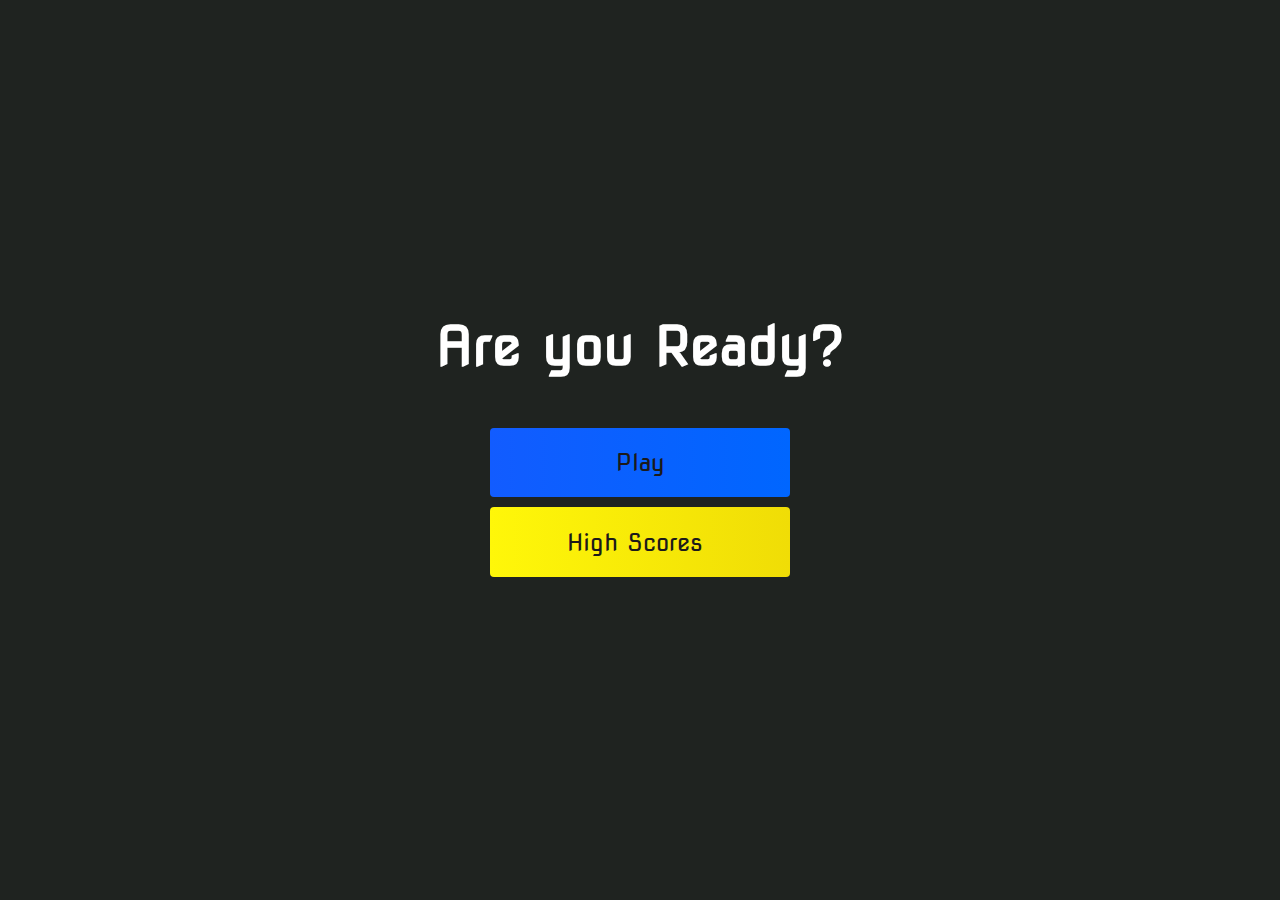
<file: Quiz-App-main/index.html>
<!DOCTYPE html>
<html lang="en">
<head>
    <meta charset="UTF-8">
    <meta name="viewport" content="width=device-width, initial-scale=1.0">
    <title>Home page</title>
    <link rel="stylesheet" href="style.css">
    <link rel="stylesheet" href="https://use.fontawesome.com/releases/v5.13.1/css/all.css" integrity="sha384-xxzQGERXS00kBmZW/6qxqJPyxW3UR0BPsL4c8ILaIWXva5kFi7TxkIIaMiKtqV1Q" crossorigin="anonymous">
</head>
<body>
    <div class="container">
        <div id="home" class="flex-column flex-center">
            <h1>Are you Ready?</h1>
            <a href="game.html" class="btn">Play</a>
            <a href="highscores.html" id="highscore-btn" class="btn">High Scores<i class="fas fa-crown"></i></a>
        </div>
    </div>
</body>
</html>
</file>
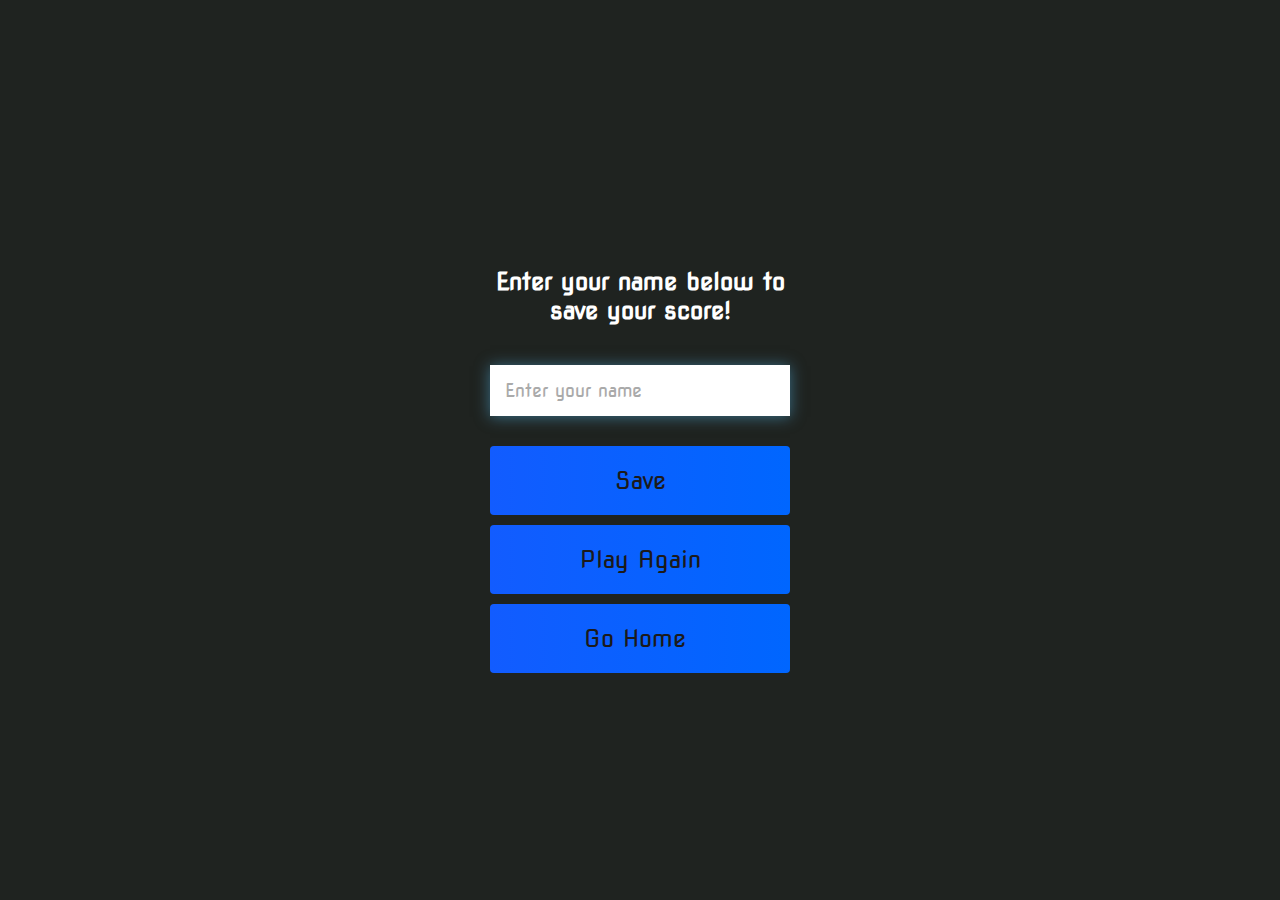
<file: Quiz-App-main/end.html>
<!DOCTYPE html>
<html lang="en">
<head>
    <meta charset="UTF-8">
    <meta name="viewport" content="width=device-width, initial-scale=1.0">
    <title>Document</title>
    <link rel="stylesheet" href="style.css">
    <link rel="stylesheet" href="https://use.fontawesome.com/releases/v5.13.1/css/all.css" integrity="sha384-xxzQGERXS00kBmZW/6qxqJPyxW3UR0BPsL4c8ILaIWXva5kFi7TxkIIaMiKtqV1Q" crossorigin="anonymous">
</head>
<body>
    <div class="container">
        <div id="end" class="flex-center flex-column">
            <h1 id="finalScore">0</h1>
            <form class="end-form-container">
                <h2 id="end-text">Enter your name below to save your score!</h2>
                <input type="text" name="name" id="username" placeholder="Enter your name">
                <button class="btn" id="saveScoreBtn" type="submit" onclick="saveHighScore(event)" disabled>Save</button>
            </form>
            <a href="game.html" class="btn">Play Again</a>
            <a href="index.html" class="btn">Go Home<i class="fas fa-home"></i></a>
        </div>
    </div>
    <script src="end.js"></script>
</body>
</html>
</file>
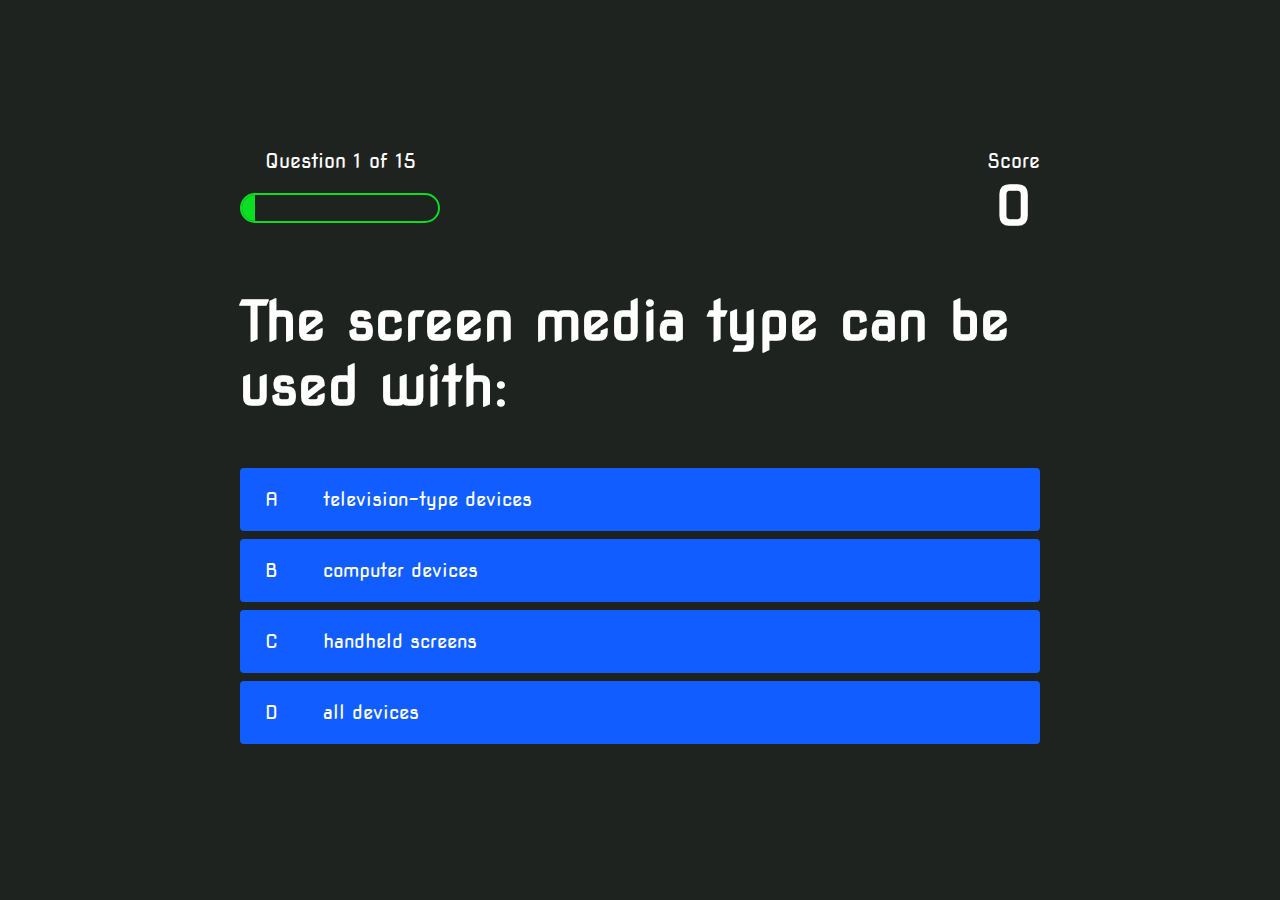
<file: Quiz-App-main/game.html>
<!DOCTYPE html>
<html lang="en">
<head>
    <meta charset="UTF-8">
    <meta name="viewport" content="width=device-width, initial-scale=1.0">
    <title>Quiz Page</title>
    <link rel="stylesheet" href="style.css">
    <link rel="stylesheet" href="game.css">
</head>
<body>
    <div class="container">
        <div id="game" class="justify-center flex-column">
            <div id="hud">
                <div class="hud-item">
                    <p id="progressText" class="hud-prefix">
                        Question
                    </p>
                    <div id="progressBar">
                        <div id="progressBarFull"></div>
                    </div>
                </div>
                <div class="hud-item">
                    <p class="hud-prefix">
                        Score
                    </p>
                    <h1 class="hud-main-text" id="score">
                        0
                    </h1>
                </div>
            </div>
            <h1 id="question">What is the answer to this question</h1>
            <div class="choice-container">
                <p class="choice-prefix">A</p>
                <p class="choice-text" data-number="1">Choice</p>
            </div>
            <div class="choice-container">
                <p class="choice-prefix">B</p>
                <p class="choice-text" data-number="2">Choice 2</p>
            </div>
            <div class="choice-container">
                <p class="choice-prefix">C</p>
                <p class="choice-text" data-number="3">Choice 3</p>
            </div>
            <div class="choice-container">
                <p class="choice-prefix">D</p>
                <p class="choice-text" data-number="4">Choice 4</p>
            </div>
        </div>
    </div>
    <script src="game.js"></script>
</body>
</html>
</file>
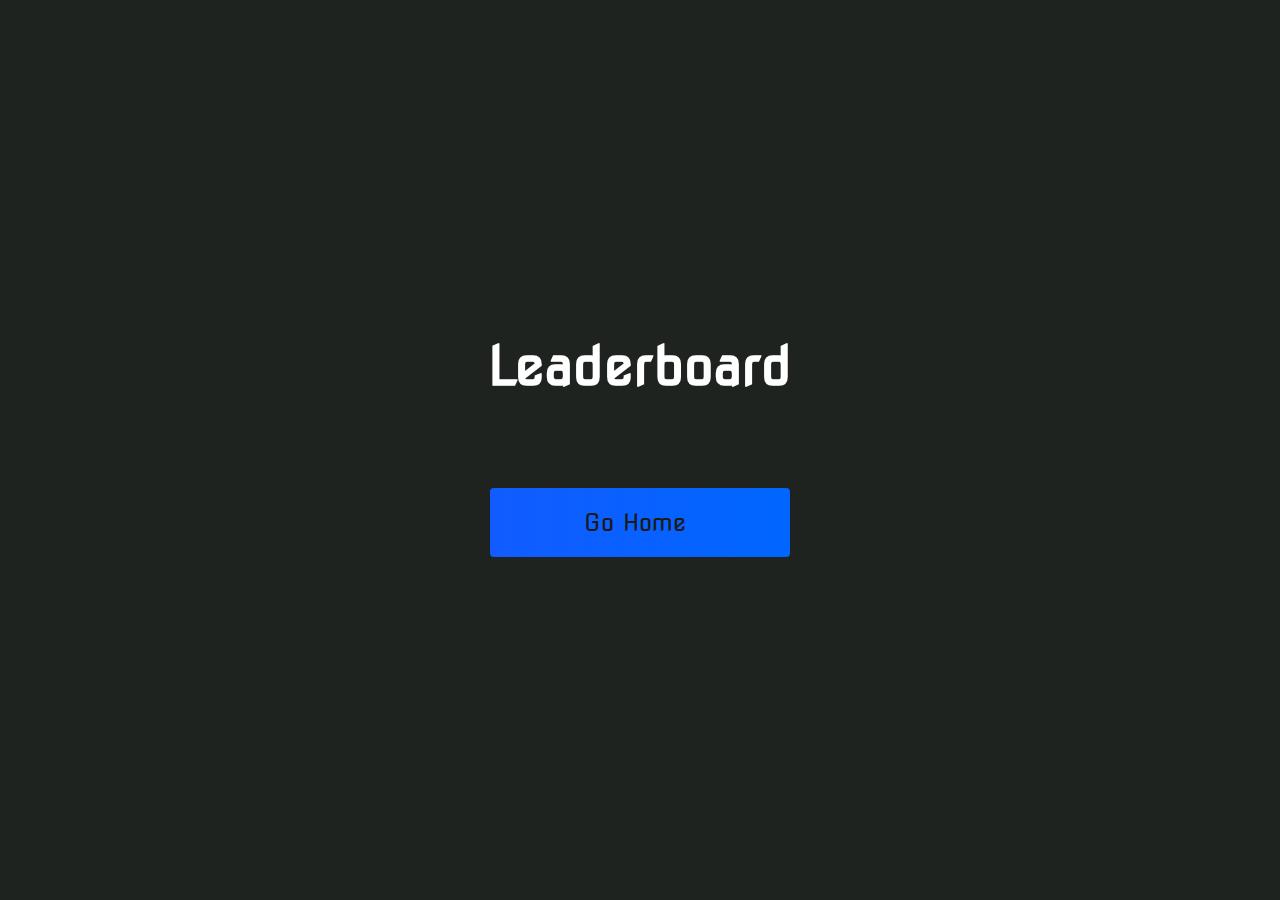
<file: Quiz-App-main/highscores.html>
<!DOCTYPE html>
<html lang="en">
<head>
    <meta charset="UTF-8">
    <meta name="viewport" content="width=device-width, initial-scale=1.0">
    <title>High Scores</title>
    <link rel="stylesheet" href="style.css">
    <link rel="stylesheet" href="highscores.css">
    <link rel="stylesheet" href="https://use.fontawesome.com/releases/v5.13.1/css/all.css" integrity="sha384-xxzQGERXS00kBmZW/6qxqJPyxW3UR0BPsL4c8ILaIWXva5kFi7TxkIIaMiKtqV1Q" crossorigin="anonymous">
</head>
<body>
    <div class="container">
        <div id="highScores" class="flex-center flex-column">
            <h1 id="finalScore">Leaderboard</h1>
            <ul id="highScoresList"></ul>
            <a href="index.html" class="btn">Go Home<i class="fas fa-home"></i></a>
        </div>
    </div>
    <script src="highscores.js"></script>
</body>
</html>
</file>
<file: Quiz-App-main/style.css>
@import url('https://fonts.googleapis.com/css2?family=Nova+Square&display=swap');

:root {
    background-color: rgb(31, 35, 32)
}

* {
    box-sizing: border-box;
    margin: 0;
    padding: 0;
    font-size: 62.5%;
    font-family: 'Nova Square', cursive;
}

h1 {
    font-size: 5.4rem;
    color: #fff;
    margin-bottom: 5rem;
}



h2 {
    font-size: 4.2rem;
    margin-bottom: 4rem;

}

.container {
    width: 100vw;
    height: 100vh;
    display: flex;
    justify-content: center;
    align-items: center;
    max-width: 80rem;
    margin: 0 auto;
    padding: 2rem;
}

.flex-column {
    display: flex;
    flex-direction: column;
}

.flex-center {
    justify-content: center;
    align-items: center;
}

.justify-center {
    justify-content: center;
}

.text-center {
    text-align: center;
}

.hidden {
    display: none;
}

.btn {
    font-size: 2.4rem;
    padding: 2rem 0;
    width: 30rem;
    text-align: center;
    margin-bottom: 1rem;
    text-decoration: none;
    color: rgb(28, 26, 26);
    background: linear-gradient(90deg, rgb(18, 92, 255) 0%, rgb(0, 102, 255) 100%);
    border-radius: 4px;
}

.btn:hover {
    cursor: pointer;
    box-shadow: 0 0.4rem 1.4rem 0 rgba(8, 114, 244, 0.6);
    transition: transform 150ms;
    transform: scale(1.03);
}

.btn[disabled]:hover {
    cursor: not-allowed;
    box-shadow: none;
    transform: none;
}

#highscore-btn {
    background: linear-gradient(90deg, rgb(255, 247, 9) 0%, rgb(240, 221, 6) 100%);
}

#highscore-btn:hover {
    box-shadow: 0 0.4rem 1.4rem 0 rgba(255,255,0,0.5)
}

.fa-crown {
    font-size: 2.5rem;
    margin-left: 1rem;
}

/* End Page CSS */
.end-form-container {
    width: 100%;
    display: flex;
    flex-direction: column;
    align-items: center;
    max-width: 30rem;
}

input {
    margin-bottom: 1rem;
    width: 20rem;
    padding: 1.5rem;
    font-size: 1.8rem;
    border: none;
    box-shadow: 0 0.1rem 1.4rem 0 rgba(86, 185, 235, 0.5);
}

input::placeholder {
    color: #aaa;
}

#username {
    margin-bottom: 3rem;
    width: 100%;
    outline: none;
}

#end-text {
    font-size: 2.4rem;
    color: #fff;
    text-align: center;
}

#saveScoreBtn {
    border: none;
}

.fa-home {
    margin-left: 1rem;
    font-size: 2rem;
    color: rgb(28, 26, 26)
}
</file>
<file: Quiz-App-main/game.css>
body {
    color:white;
}

.choice-container {
    display: flex;
    margin-bottom: 0.8rem;
    width: 100%;
    border-radius: 4px;
    background: rgb(18, 93, 255);
    font-size: 3rem;
    min-width: 80rem;
}

.choice-container:hover {
    cursor: pointer;
    box-shadow: 0 0.4rem 1.4rem 0 rgba(6, 103, 247, 0.5);
    transform: scale(1.02);
    transform: transform 100ms;
}

.choice-prefix {
    padding: 2rem 2.5rem;
    color: white;
}

.choice-text {
    padding: 2rem;
    width: 100%;
}

.correct {
    background: linear-gradient(32deg, rgba(11, 223, 36) 0%, rgb(41, 232, 111) 100%);
}

.incorrect {
    background: linear-gradient(32deg, rgba(230, 29, 29, 1) 0%, rgb(224, 11, 11, 1) 100%);
}

/* Heads up Display */
#hud {
    display: flex;
    justify-content: space-between;
}

.hud-prefix {
    text-align: center;
    font-size: 2rem;
}

.hud-main-text {
    text-align: center;
}

#progressBar {
    width: 20rem;
    height: 3rem;
    border: 0.2rem solid rgb(11,223,36);
    margin-top: 2rem;
    border-radius: 50px;
    overflow: hidden;
}

#progressBarFull {
    height: 100%;
    background: rgb(11,223,36);
    width: 0%;
}

@media screen and (max-width: 768px) {
    .choice-container {
        min-width: 40rem;
    }
}
</file>
<file: Quiz-App-main/highscores.css>
body {
    color: #fff;
}

#highScoresList {
    list-style: none;
    margin-bottom: 4rem;
}

.high-score {
    font-size: 2.8rem;
    margin-bottom: 0.5rem;
}
</file>
